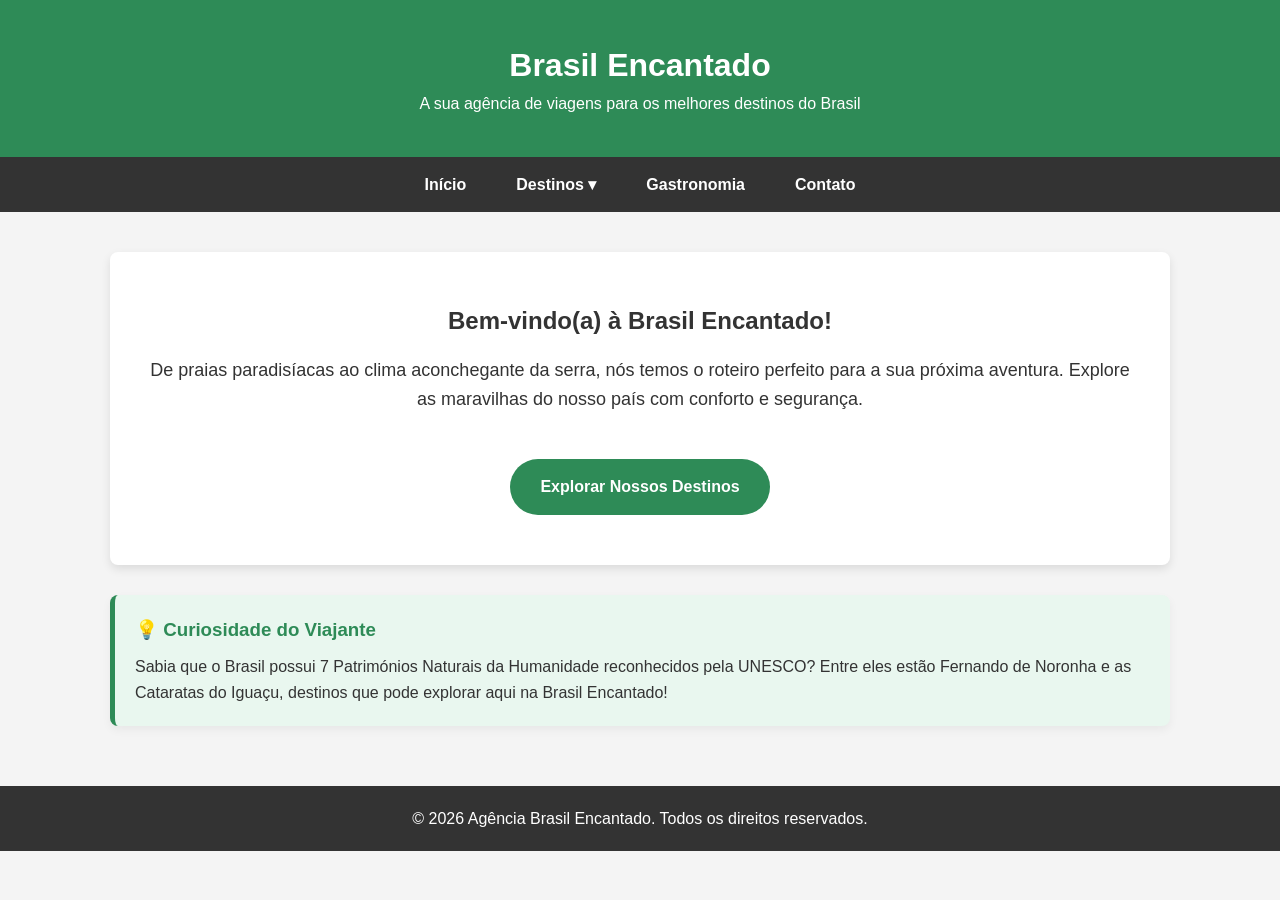
<file: index.html>
<!DOCTYPE html>
<html lang="pt-PT">
<head>
    <meta charset="UTF-8">
    <meta name="viewport" content="width=device-width, initial-scale=1.0">
    <title>Brasil Encantado - Início</title>

    <link rel="stylesheet" href="css/style.css">
</head>
<body>

    <header>
        <h1>Brasil Encantado</h1>
        <p>A sua agência de viagens para os melhores destinos do Brasil</p>
    </header>

    <nav>
        <ul>
            <li><a href="index.html">Início</a></li>
            <li class="dropdown">
                <a href="destinos.html" class="dropbtn">Destinos &#9662;</a>
                <ul class="dropdown-content">
                    <li><a href="noronha.html">Fernando de Noronha</a></li>
                    <li><a href="lencois.html">Lençóis Maranhenses</a></li>
                    <li><a href="rio.html">Rio de Janeiro</a></li>
                    <li><a href="gramado.html">Gramado</a></li>
                    <li><a href="cataratas.html">Cataratas do Iguaçu</a></li>
                </ul>
            </li>
            <li><a href="gastronomia.html">Gastronomia</a></li>
            <li><a href="contato.html">Contato</a></li>
        </ul>
    </nav>

    <main>
        <section>
            <h2>Bem-vindo(a) à Brasil Encantado!</h2>
            <p style="margin-top: 15px; font-size: 18px;">De praias paradisíacas ao clima aconchegante da serra, nós temos o roteiro perfeito para a sua próxima aventura. Explore as maravilhas do nosso país com conforto e segurança.</p>
            <br>
            <a href="destinos.html" class="btn-principal">Explorar Nossos Destinos</a>
        </section>

        <aside class="curiosidade-viajante">
            <h3>💡 Curiosidade do Viajante</h3>
            <p>Sabia que o Brasil possui 7 Patrimónios Naturais da Humanidade reconhecidos pela UNESCO? Entre eles estão Fernando de Noronha e as Cataratas do Iguaçu, destinos que pode explorar aqui na Brasil Encantado!</p>
        </aside>
    </main>

    <footer>
        <p>&copy; 2026 Agência Brasil Encantado. Todos os direitos reservados.</p>
    </footer>

</body>
</html>
</file>
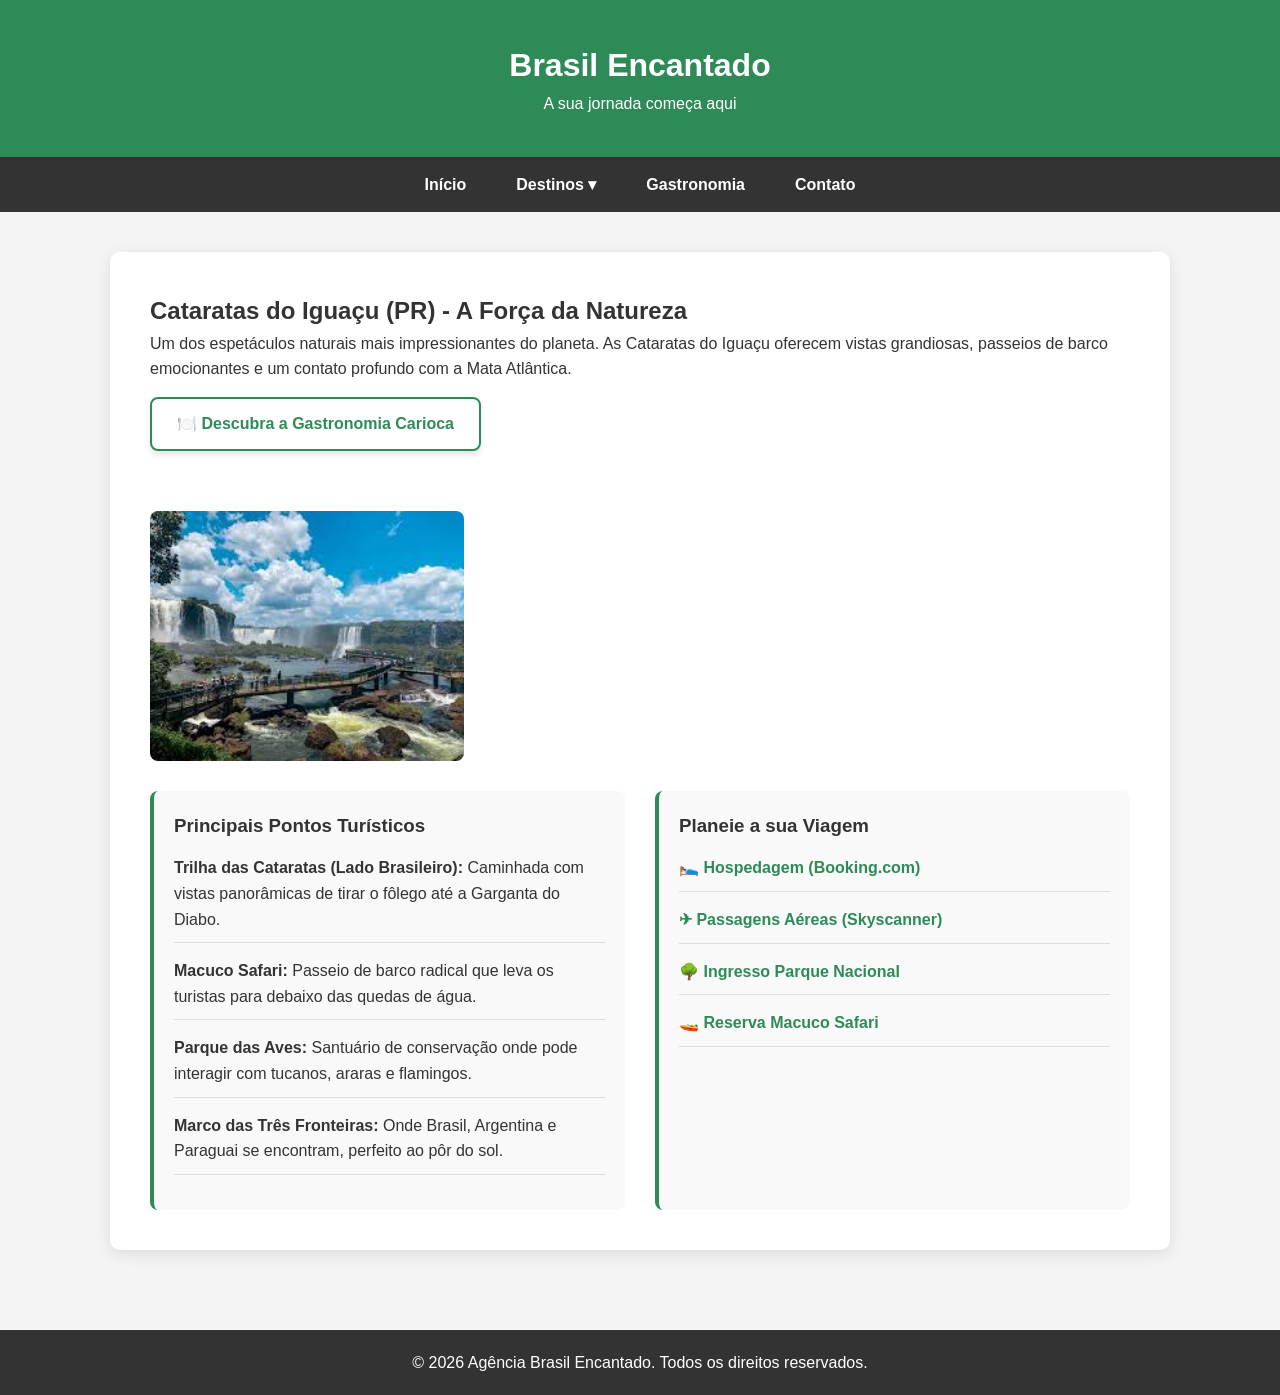
<file: cataratas.html>
<!DOCTYPE html>
<html lang="pt-PT">
<head>
    <meta charset="UTF-8">
    <meta name="viewport" content="width=device-width, initial-scale=1.0">
    <title>Cataratas do Iguaçu - Brasil Encantado</title>
    <link rel="stylesheet" href="css/style.css">
</head>
<body>

    <header>
        <h1>Brasil Encantado</h1>
        <p>A sua jornada começa aqui</p>
    </header>

    <nav>
        <ul>
            <li><a href="index.html">Início</a></li>
            <li class="dropdown">
                <a href="destinos.html" class="dropbtn">Destinos &#9662;</a>
                <ul class="dropdown-content">
                    <li><a href="noronha.html">Fernando de Noronha</a></li>
                    <li><a href="lencois.html">Lençóis Maranhenses</a></li>
                    <li><a href="rio.html">Rio de Janeiro</a></li>
                    <li><a href="gramado.html">Gramado</a></li>
                    <li><a href="cataratas.html">Cataratas do Iguaçu</a></li>
                </ul>
            </li>
            <li><a href="gastronomia.html">Gastronomia</a></li>
            <li><a href="contato.html">Contato</a></li>
        </ul>
    </nav>

    <main>
        <section class="destino-detalhe">
            <h2>Cataratas do Iguaçu (PR) - A Força da Natureza</h2>
            <p>Um dos espetáculos naturais mais impressionantes do planeta. As Cataratas do Iguaçu oferecem vistas grandiosas, passeios de barco emocionantes e um contato profundo com a Mata Atlântica.</p>
            <a href="gastronomia.html#gastro-rio" class="btn-gastronomia">
            🍽️ Descubra a Gastronomia Carioca
            </a>
            <div class="galeria">
                <img src="img/Cataratas_do_Iguacu.png" alt="Cataratas">
            </div>

            <div class="conteudo-dividido">
                <div class="roteiro">
                    <h3>Principais Pontos Turísticos</h3>
                    <ul>
                        <li><strong>Trilha das Cataratas (Lado Brasileiro):</strong> Caminhada com vistas panorâmicas de tirar o fôlego até a Garganta do Diabo.</li>
                        <li><strong>Macuco Safari:</strong> Passeio de barco radical que leva os turistas para debaixo das quedas de água.</li>
                        <li><strong>Parque das Aves:</strong> Santuário de conservação onde pode interagir com tucanos, araras e flamingos.</li>
                        <li><strong>Marco das Três Fronteiras:</strong> Onde Brasil, Argentina e Paraguai se encontram, perfeito ao pôr do sol.</li>
                    </ul>
                </div>

                <div class="links-uteis">
                    <h3>Planeie a sua Viagem</h3>
                    <ul>
                        <li><a href="https://www.booking.com/" target="_blank">&#128716; Hospedagem (Booking.com)</a></li>
                        <li><a href="https://www.skyscanner.com.br/" target="_blank">&#9992; Passagens Aéreas (Skyscanner)</a></li>
                        <li><a href="https://cataratasdoiguacu.com.br/" target="_blank">&#127795; Ingresso Parque Nacional</a></li>
                        <li><a href="https://www.macucosafari.com.br/" target="_blank">&#128676; Reserva Macuco Safari</a></li>
                    </ul>
                </div>
            </div>
        </section>
    </main>

    <footer>
        <p>&copy; 2026 Agência Brasil Encantado. Todos os direitos reservados.</p>
    </footer>

</body>
</html>
</file>
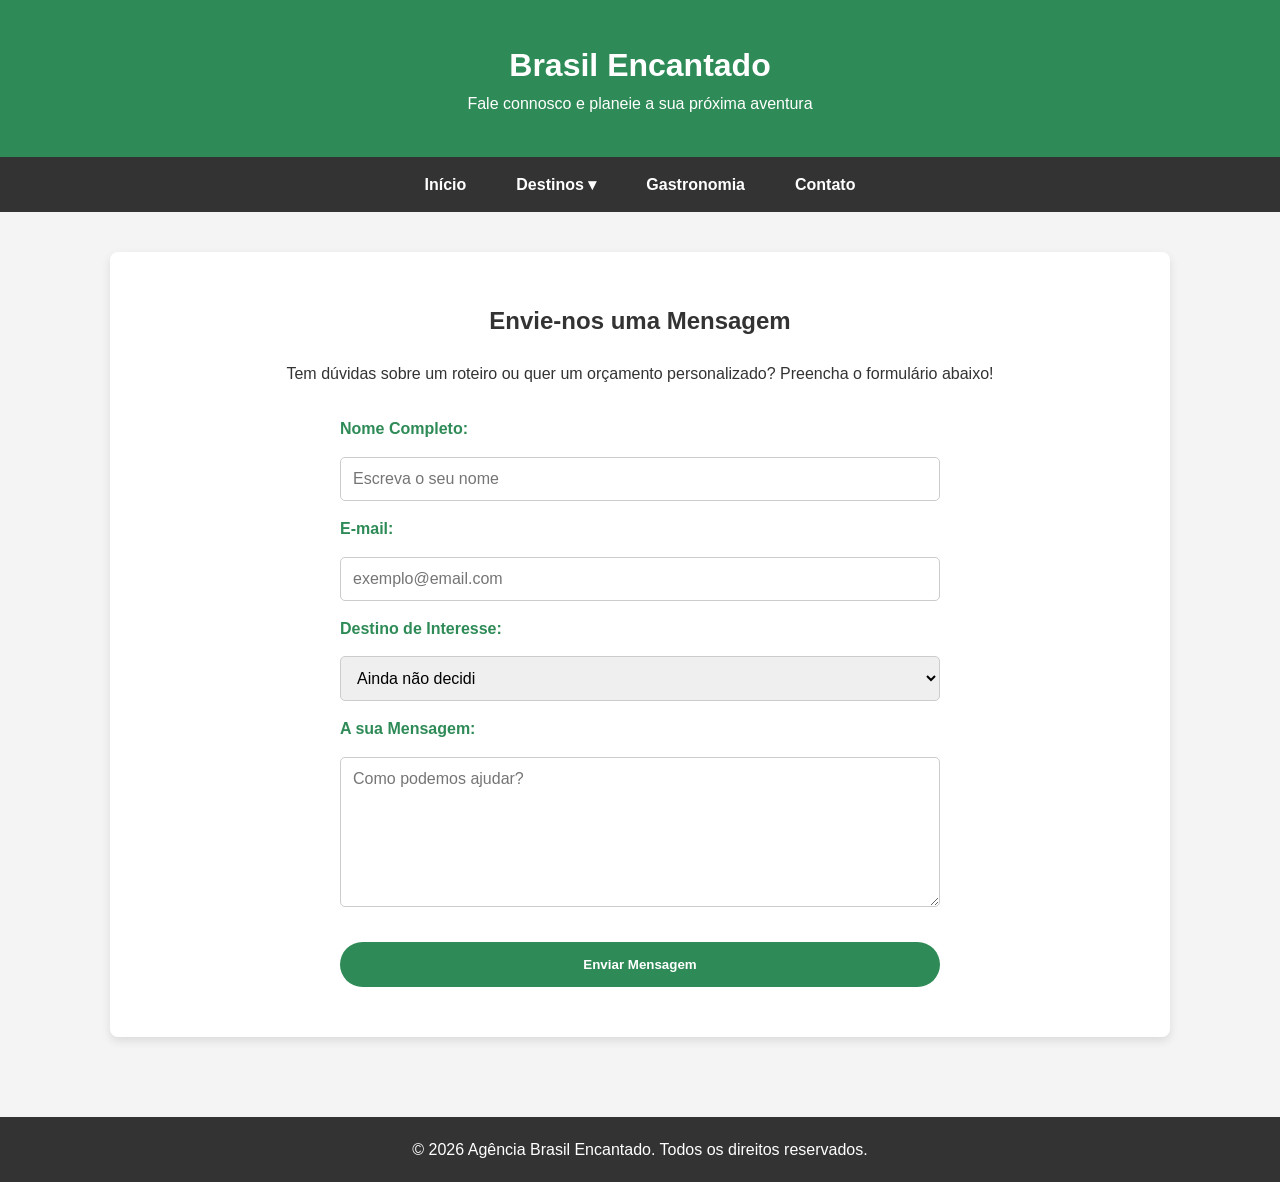
<file: contato.html>
<!DOCTYPE html>
<html lang="pt-PT">
<head>
    <meta charset="UTF-8">
    <meta name="viewport" content="width=device-width, initial-scale=1.0">
    <title>Contacto - Brasil Encantado</title>
    <link rel="stylesheet" href="css/style.css"> 
</head>
<body>

    <header>
        <h1>Brasil Encantado</h1>
        <p>Fale connosco e planeie a sua próxima aventura</p>
    </header>

    <nav>
        <ul>
            <li><a href="index.html">Início</a></li>
            <li class="dropdown">
                <a href="destinos.html" class="dropbtn">Destinos &#9662;</a>
                <ul class="dropdown-content">
                    <li><a href="noronha.html">Fernando de Noronha</a></li>
                    <li><a href="lencois.html">Lençóis Maranhenses</a></li>
                    <li><a href="rio.html">Rio de Janeiro</a></li>
                    <li><a href="gramado.html">Gramado</a></li>
                    <li><a href="cataratas.html">Cataratas do Iguaçu</a></li>
                </ul>
            </li>
            <li><a href="gastronomia.html">Gastronomia</a></li>
            <li><a href="contato.html">Contato</a></li>
        </ul>
    </nav>

    <main>
        <section>
            <h2 style="text-align: center; margin-bottom: 20px;">Envie-nos uma Mensagem</h2>
            <p style="text-align: center; margin-bottom: 30px;">Tem dúvidas sobre um roteiro ou quer um orçamento personalizado? Preencha o formulário abaixo!</p>

            <form class="formulario-contato" action="#" method="post">
                <label for="nome">Nome Completo:</label>
                <input type="text" id="nome" name="nome" placeholder="Escreva o seu nome" required>

                <label for="email">E-mail:</label>
                <input type="email" id="email" name="email" placeholder="exemplo@email.com" required>

                <label for="interesse">Destino de Interesse:</label>
                <select id="interesse" name="interesse">
                    <option value="ainda_nao_sei">Ainda não decidi</option>
                    <option value="noronha">Fernando de Noronha</option>
                    <option value="lencois">Lençóis Maranhenses</option>
                    <option value="rio">Rio de Janeiro</option>
                    <option value="gramado">Gramado</option>
                    <option value="cataratas">Cataratas do Iguaçu</option>
                </select>

                <label for="mensagem">A sua Mensagem:</label>
                <textarea id="mensagem" name="mensagem" placeholder="Como podemos ajudar?" required></textarea>

                <button type="submit" class="btn-principal" style="width: 100%; border: none; cursor: pointer;">Enviar Mensagem</button>
            </form>
        </section>
    </main>

    <footer>
        <p>&copy; 2026 Agência Brasil Encantado. Todos os direitos reservados.</p>
    </footer>

</body>
</html>
</file>
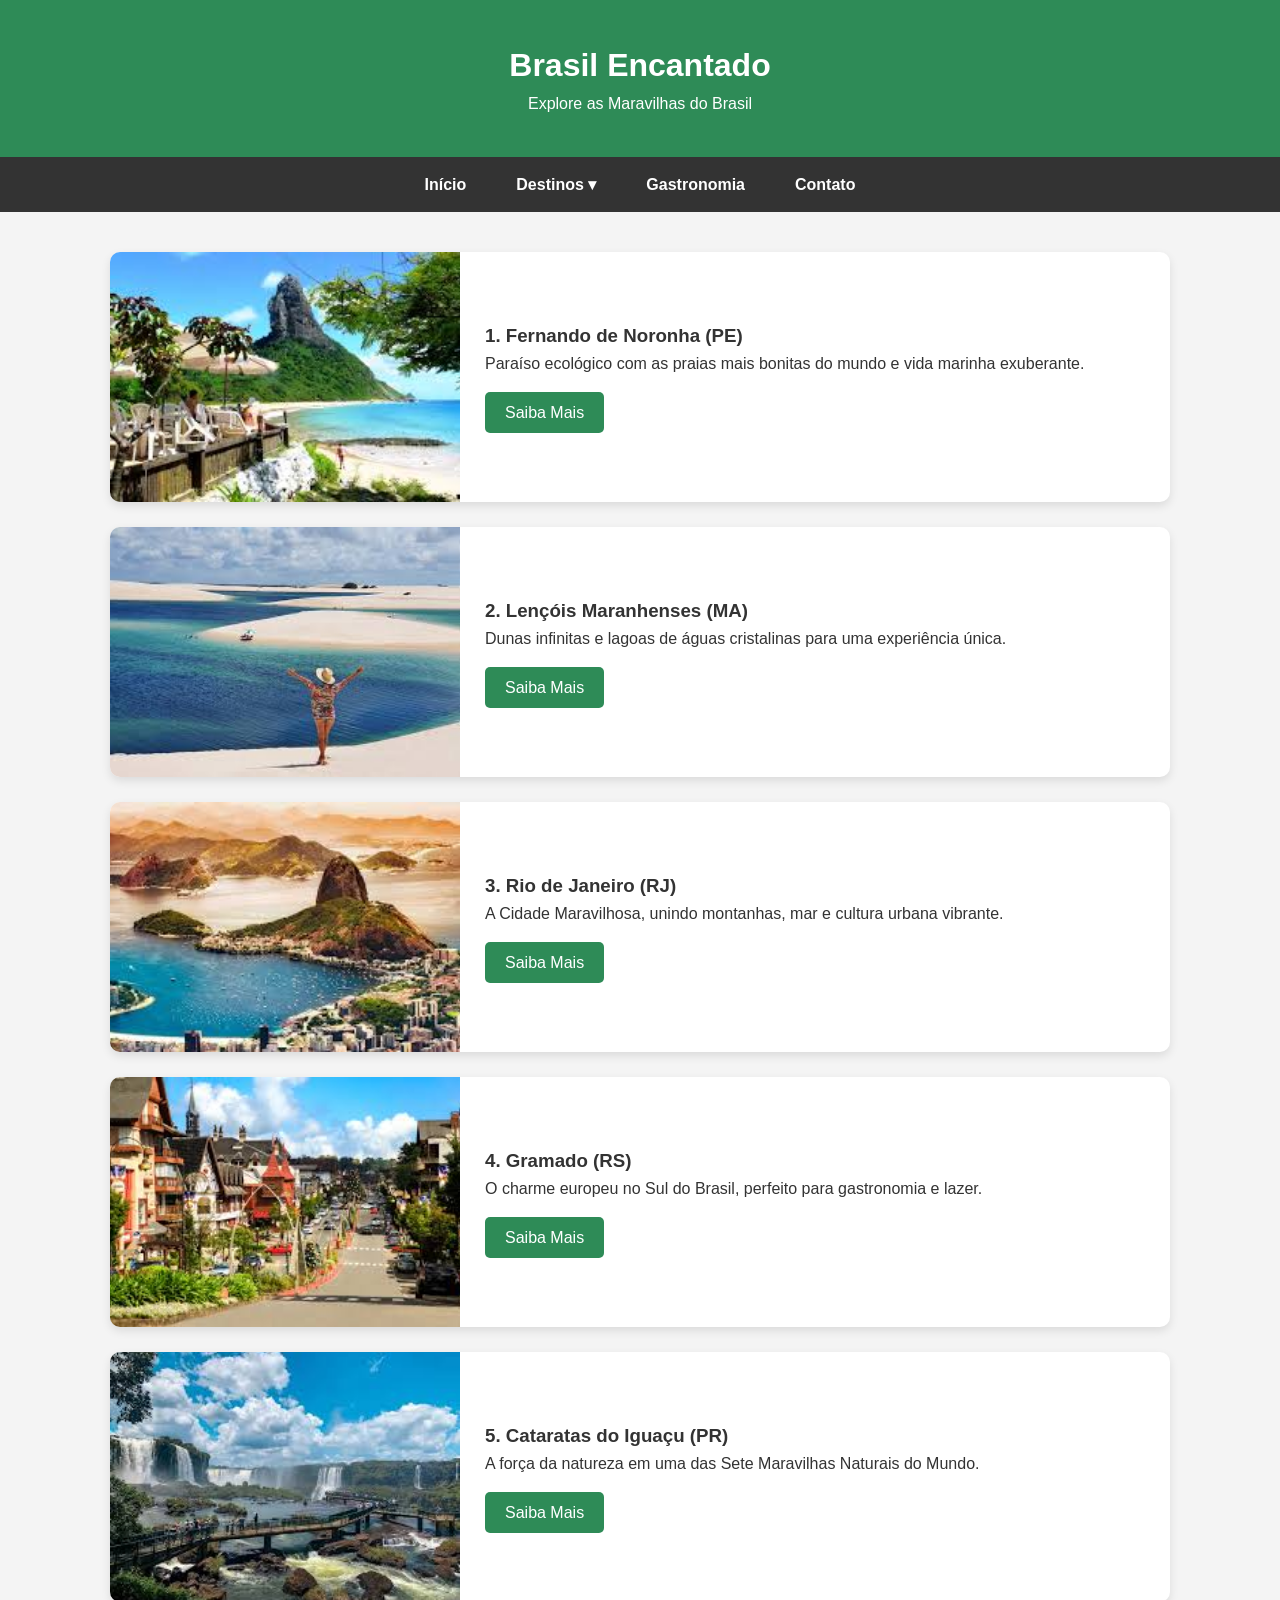
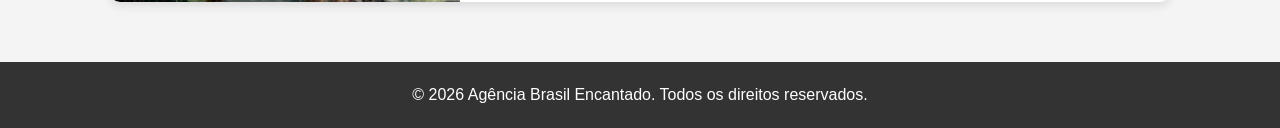
<file: destinos.html>
<!DOCTYPE html>
<html lang="pt-BR">
<head>
    <meta charset="UTF-8">
    <title>Nossos Destinos - Brasil Encantado</title>
    <link rel="stylesheet" href="css/style.css">
</head>
<body>
    <header>
        <h1>Brasil Encantado</h1>
        <p>Explore as Maravilhas do Brasil</p>
    </header>

    <nav>
        <ul>
            <li><a href="index.html">Início</a></li>
            <li class="dropdown">
                <a href="destinos">Destinos &#9662;</a>
                <ul class="dropdown-content">
                    <li><a href="destinos#noronha">Fernando de Noronha</a></li>
                    <li><a href="destinos#lencois">Lençóis Maranhenses</a></li>
                    <li><a href="destinos#rio">Rio de Janeiro</a></li>
                    <li><a href="destinos#gramado">Gramado</a></li>
                    <li><a href="destinos#cataratas">Cataratas do Iguaçu</a></li>
                </ul>
            </li>
            <li><a href="gastronomia.html">Gastronomia</a></li>
            <li><a href="contato.html">Contato</a></li>
        </ul>
    </nav>

    <main class="lista-destinos">
        <article class="card-destino" id="noronha">
            <img src="img/fernando_de_noronha.png" alt="Fernando de Noronha">
            <div class="info-destino">
                <h3>1. Fernando de Noronha (PE)</h3>
                <p>Paraíso ecológico com as praias mais bonitas do mundo e vida marinha exuberante.</p>
                <a href="noronha.html" class="btn-saiba-mais">Saiba Mais</a>
            </div>
        </article>

        <article class="card-destino" id="lencois">
            <img src="img/Lencois_Maranhenses.png" alt="Lençóis Maranhenses">
            <div class="info-destino">
                <h3>2. Lençóis Maranhenses (MA)</h3>
                <p>Dunas infinitas e lagoas de águas cristalinas para uma experiência única.</p>
                <a href="lencois.html" class="btn-saiba-mais">Saiba Mais</a>
            </div>
        </article>

        <article class="card-destino" id="rio">
            <img src="img/rio_de_janeiro.png" alt="Rio de Janeiro">
            <div class="info-destino">
                <h3>3. Rio de Janeiro (RJ)</h3>
                <p>A Cidade Maravilhosa, unindo montanhas, mar e cultura urbana vibrante.</p>
                <a href="rio.html" class="btn-saiba-mais">Saiba Mais</a>
            </div>
        </article>

        <article class="card-destino" id="gramado">
            <img src="img/Gramado.png" alt="Gramado">
            <div class="info-destino">
                <h3>4. Gramado (RS)</h3>
                <p>O charme europeu no Sul do Brasil, perfeito para gastronomia e lazer.</p>
                <a href="gramado.html" class="btn-saiba-mais">Saiba Mais</a>
            </div>
        </article>

        <article class="card-destino" id="cataratas">
            <img src="img/Cataratas_do_Iguacu.png" alt="Cataratas do Iguaçu">
            <div class="info-destino">
                <h3>5. Cataratas do Iguaçu (PR)</h3>
                <p>A força da natureza em uma das Sete Maravilhas Naturais do Mundo.</p>
                <a href="cataratas.html" class="btn-saiba-mais">Saiba Mais</a>
            </div>
        </article>
    </main>

    <footer>
        <p>&copy; 2026 Agência Brasil Encantado. Todos os direitos reservados.</p>
    </footer>
</body>
</html>
</file>
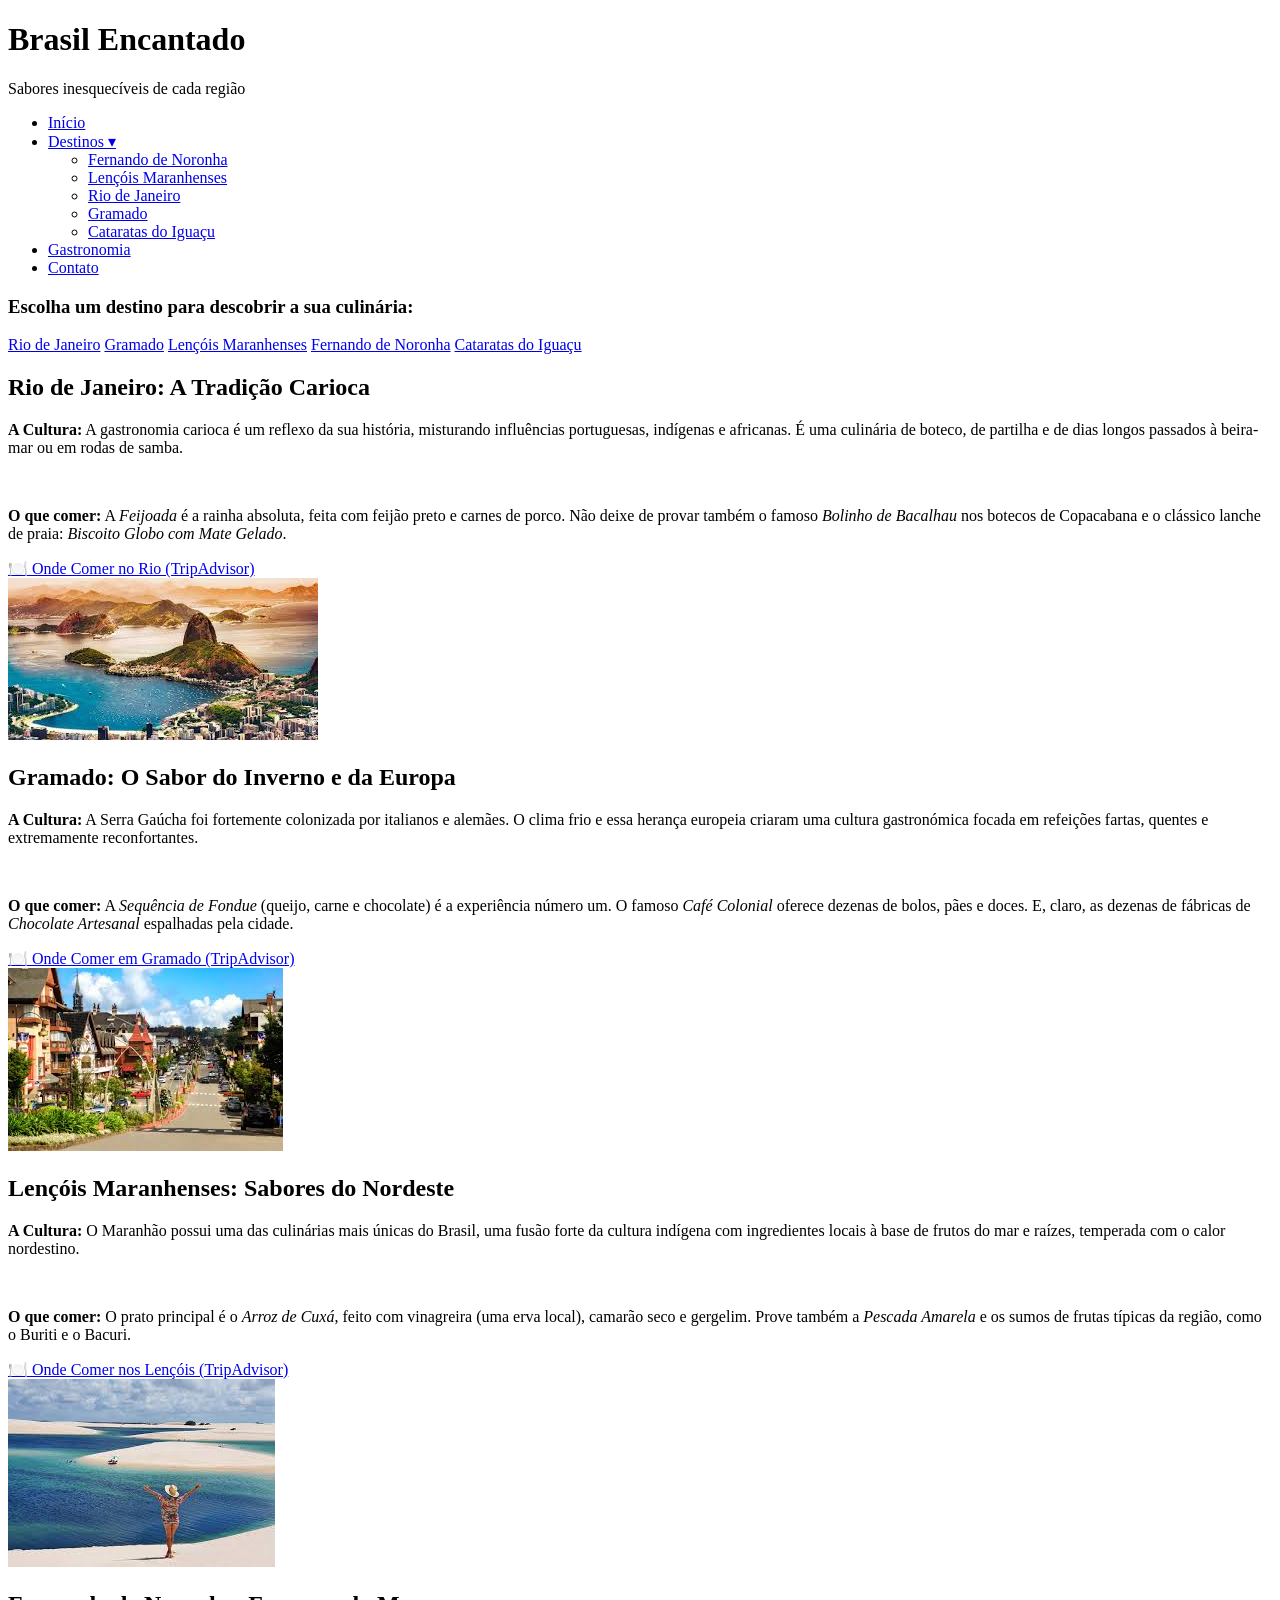
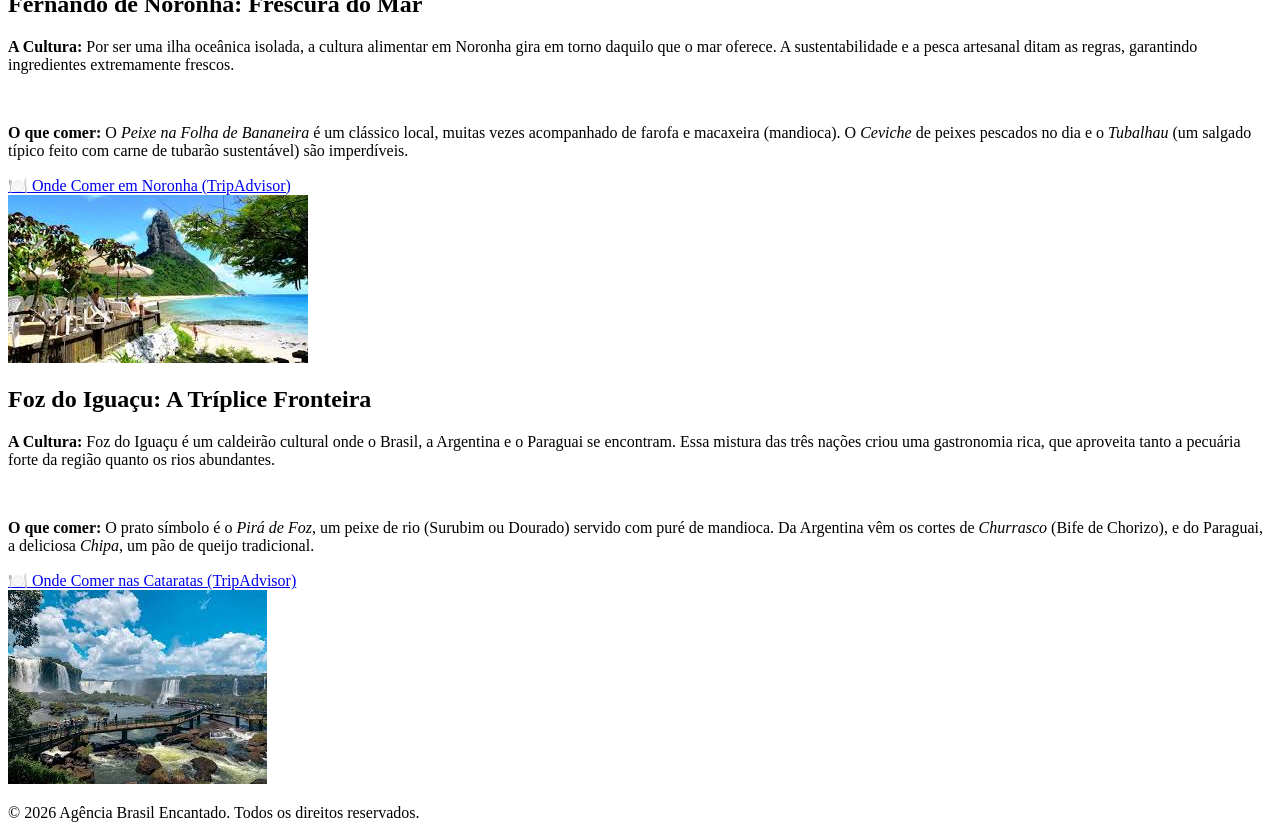
<file: gastronomia.html>
<!DOCTYPE html>
<html lang="pt-PT">
<head>
    <meta charset="UTF-8">
    <meta name="viewport" content="width=device-width, initial-scale=1.0">
    <title>Gastronomia - Brasil Encantado</title>
</head>
<body>

    <header>
        <h1>Brasil Encantado</h1>
        <p>Sabores inesquecíveis de cada região</p>
    </header>

    <nav>
        <ul>
            <li><a href="index.html">Início</a></li>
            <li class="dropdown">
                <a href="destinos.html" class="dropbtn">Destinos &#9662;</a>
                <ul class="dropdown-content">
                    <li><a href="noronha.html">Fernando de Noronha</a></li>
                    <li><a href="lencois.html">Lençóis Maranhenses</a></li>
                    <li><a href="rio.html">Rio de Janeiro</a></li>
                    <li><a href="gramado.html">Gramado</a></li>
                    <li><a href="cataratas.html">Cataratas do Iguaçu</a></li>
                </ul>
            </li>
            <li><a href="gastronomia.html">Gastronomia</a></li>
            <li><a href="contato.html">Contato</a></li>
        </ul>
    </nav>

    <main>
        <section class="seletor-destinos">
            <h3>Escolha um destino para descobrir a sua culinária:</h3>
            <div class="botoes-ancora">
                <a href="#gastro-rio" class="btn-ancora">Rio de Janeiro</a>
                <a href="#gastro-gramado" class="btn-ancora">Gramado</a>
                <a href="#gastro-lencois" class="btn-ancora">Lençóis Maranhenses</a>
                <a href="#gastro-noronha" class="btn-ancora">Fernando de Noronha</a>
                <a href="#gastro-cataratas" class="btn-ancora">Cataratas do Iguaçu</a>
            </div>
        </section>

        <article id="gastro-rio" class="sessao-comida">
            <h2>Rio de Janeiro: A Tradição Carioca</h2>
            <div class="comida-grid">
                <div class="comida-texto">
                    <p><strong>A Cultura:</strong> A gastronomia carioca é um reflexo da sua história, misturando influências portuguesas, indígenas e africanas. É uma culinária de boteco, de partilha e de dias longos passados à beira-mar ou em rodas de samba.</p>
                    <br>
                    <p><strong>O que comer:</strong> A <em>Feijoada</em> é a rainha absoluta, feita com feijão preto e carnes de porco. Não deixe de provar também o famoso <em>Bolinho de Bacalhau</em> nos botecos de Copacabana e o clássico lanche de praia: <em>Biscoito Globo com Mate Gelado</em>.</p>
                    <a href="https://www.tripadvisor.com.br/Restaurants-g303506-Rio_de_Janeiro_State_of_Rio_de_Janeiro.html" target="_blank" class="btn-tripadvisor">🍽️ Onde Comer no Rio (TripAdvisor)</a>
                </div>
                <div class="comida-imagem">
                    <img src="img/rio_de_janeiro.png" alt="Culinária do Rio">
                </div>
            </div>
        </article>

        <article id="gastro-gramado" class="sessao-comida">
            <h2>Gramado: O Sabor do Inverno e da Europa</h2>
            <div class="comida-grid">
                <div class="comida-texto">
                    <p><strong>A Cultura:</strong> A Serra Gaúcha foi fortemente colonizada por italianos e alemães. O clima frio e essa herança europeia criaram uma cultura gastronómica focada em refeições fartas, quentes e extremamente reconfortantes.</p>
                    <br>
                    <p><strong>O que comer:</strong> A <em>Sequência de Fondue</em> (queijo, carne e chocolate) é a experiência número um. O famoso <em>Café Colonial</em> oferece dezenas de bolos, pães e doces. E, claro, as dezenas de fábricas de <em>Chocolate Artesanal</em> espalhadas pela cidade.</p>
                    <a href="https://www.tripadvisor.com.br/Restaurants-g303536-Gramado_State_of_Rio_Grande_do_Sul.html" target="_blank" class="btn-tripadvisor">🍽️ Onde Comer em Gramado (TripAdvisor)</a>
                </div>
                <div class="comida-imagem">
                    <img src="img/Gramado.png" alt="Culinária de Gramado">
                </div>
            </div>
        </article>

        <article id="gastro-lencois" class="sessao-comida">
            <h2>Lençóis Maranhenses: Sabores do Nordeste</h2>
            <div class="comida-grid">
                <div class="comida-texto">
                    <p><strong>A Cultura:</strong> O Maranhão possui uma das culinárias mais únicas do Brasil, uma fusão forte da cultura indígena com ingredientes locais à base de frutos do mar e raízes, temperada com o calor nordestino.</p>
                    <br>
                    <p><strong>O que comer:</strong> O prato principal é o <em>Arroz de Cuxá</em>, feito com vinagreira (uma erva local), camarão seco e gergelim. Prove também a <em>Pescada Amarela</em> e os sumos de frutas típicas da região, como o Buriti e o Bacuri.</p>
                    <a href="https://www.tripadvisor.com.br/Restaurants-g303270-Barreirinhas_State_of_Maranhao.html" target="_blank" class="btn-tripadvisor">🍽️ Onde Comer nos Lençóis (TripAdvisor)</a>
                </div>
                <div class="comida-imagem">
                    <img src="img/Lencois_Maranhenses.png" alt="Culinária dos Lençóis">
                </div>
            </div>
        </article>

        <article id="gastro-noronha" class="sessao-comida">
            <h2>Fernando de Noronha: Frescura do Mar</h2>
            <div class="comida-grid">
                <div class="comida-texto">
                    <p><strong>A Cultura:</strong> Por ser uma ilha oceânica isolada, a cultura alimentar em Noronha gira em torno daquilo que o mar oferece. A sustentabilidade e a pesca artesanal ditam as regras, garantindo ingredientes extremamente frescos.</p>
                    <br>
                    <p><strong>O que comer:</strong> O <em>Peixe na Folha de Bananeira</em> é um clássico local, muitas vezes acompanhado de farofa e macaxeira (mandioca). O <em>Ceviche</em> de peixes pescados no dia e o <em>Tubalhau</em> (um salgado típico feito com carne de tubarão sustentável) são imperdíveis.</p>
                    <a href="https://www.tripadvisor.com.br/Restaurants-g304518-Fernando_de_Noronha_State_of_Pernambuco.html" target="_blank" class="btn-tripadvisor">🍽️ Onde Comer em Noronha (TripAdvisor)</a>
                </div>
                <div class="comida-imagem">
                    <img src="img/fernando_de_noronha.png" alt="Culinária de Noronha">
                </div>
            </div>
        </article>

        <article id="gastro-cataratas" class="sessao-comida">
            <h2>Foz do Iguaçu: A Tríplice Fronteira</h2>
            <div class="comida-grid">
                <div class="comida-texto">
                    <p><strong>A Cultura:</strong> Foz do Iguaçu é um caldeirão cultural onde o Brasil, a Argentina e o Paraguai se encontram. Essa mistura das três nações criou uma gastronomia rica, que aproveita tanto a pecuária forte da região quanto os rios abundantes.</p>
                    <br>
                    <p><strong>O que comer:</strong> O prato símbolo é o <em>Pirá de Foz</em>, um peixe de rio (Surubim ou Dourado) servido com puré de mandioca. Da Argentina vêm os cortes de <em>Churrasco</em> (Bife de Chorizo), e do Paraguai, a deliciosa <em>Chipa</em>, um pão de queijo tradicional.</p>
                    <a href="https://www.tripadvisor.com.br/Restaurants-g303444-Foz_do_Iguacu_State_of_Parana.html" target="_blank" class="btn-tripadvisor">🍽️ Onde Comer nas Cataratas (TripAdvisor)</a>
                </div>
                <div class="comida-imagem">
                    <img src="img/Cataratas_do_Iguacu.png" alt="Culinária das Cataratas">
                </div>
            </div>
        </article>
    </main>

    <footer>
        <p>&copy; 2026 Agência Brasil Encantado. Todos os direitos reservados.</p>
    </footer>

</body>
</html>
</file>
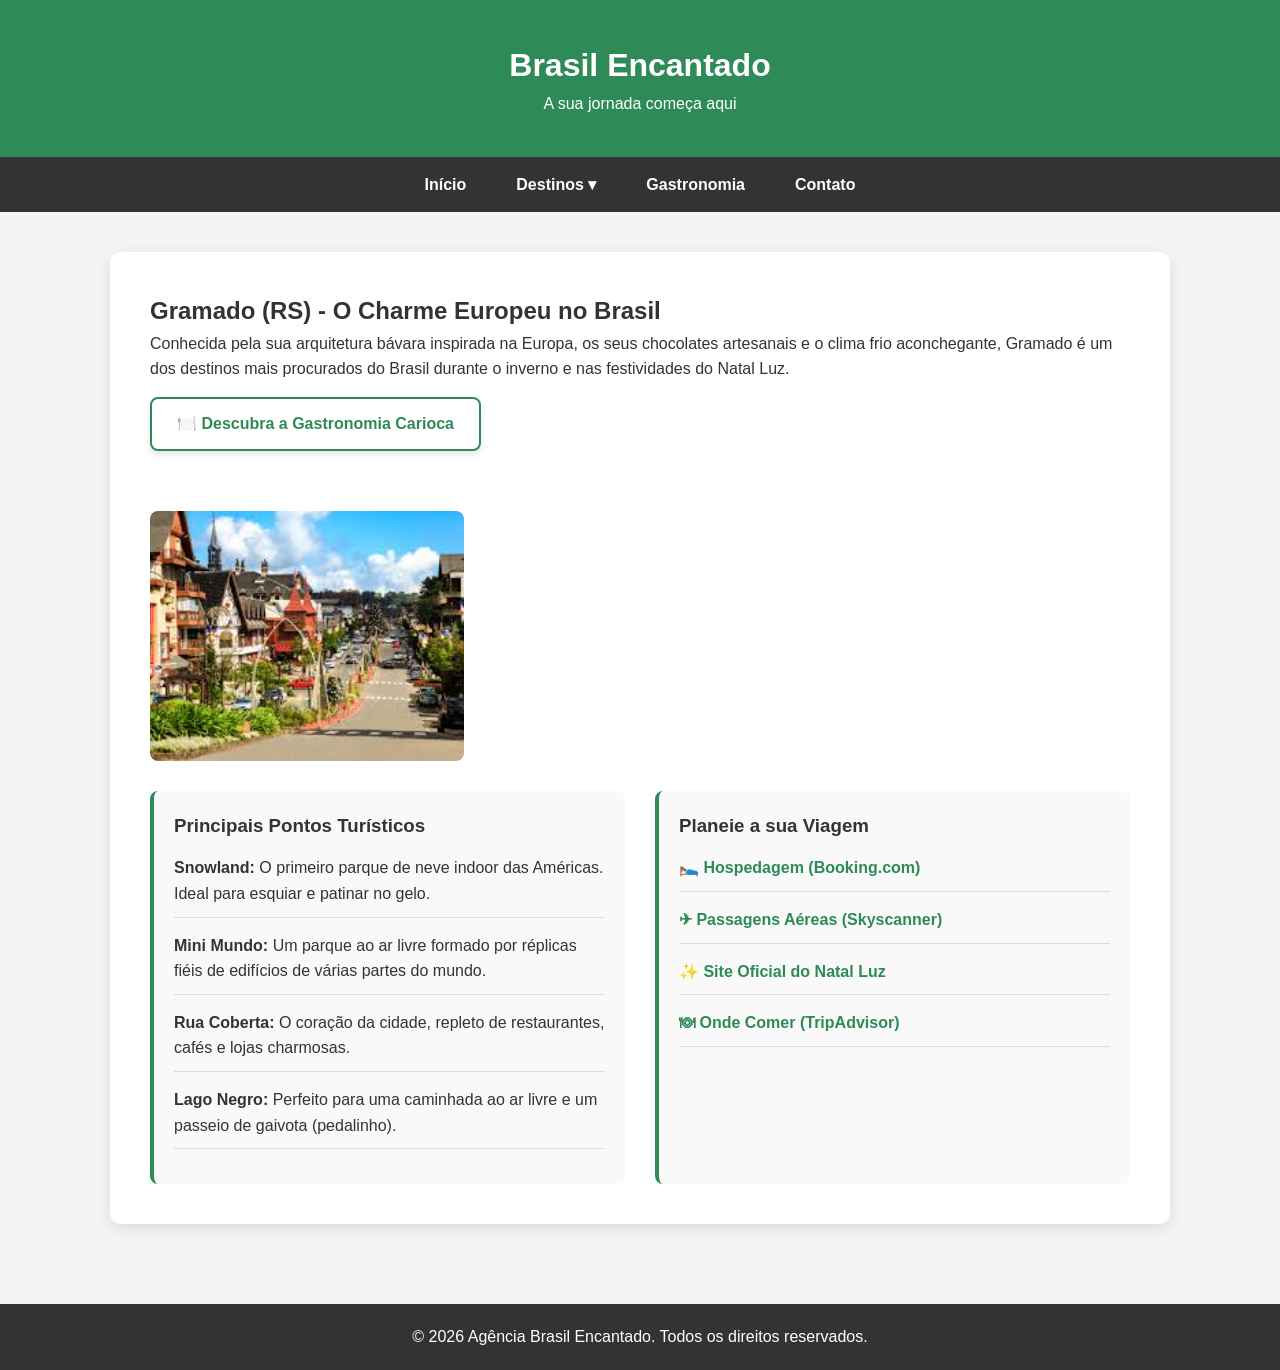
<file: gramado.html>
<!DOCTYPE html>
<html lang="pt-PT">
<head>
    <meta charset="UTF-8">
    <meta name="viewport" content="width=device-width, initial-scale=1.0">
    <title>Gramado - Brasil Encantado</title>
    <link rel="stylesheet" href="css/style.css">
</head>
<body>

    <header>
        <h1>Brasil Encantado</h1>
        <p>A sua jornada começa aqui</p>
    </header>

    <nav>
        <ul>
            <li><a href="index.html">Início</a></li>
            <li class="dropdown">
                <a href="destinos.html" class="dropbtn">Destinos &#9662;</a>
                <ul class="dropdown-content">
                    <li><a href="noronha.html">Fernando de Noronha</a></li>
                    <li><a href="lencois.html">Lençóis Maranhenses</a></li>
                    <li><a href="rio.html">Rio de Janeiro</a></li>
                    <li><a href="gramado.html">Gramado</a></li>
                    <li><a href="cataratas.html">Cataratas do Iguaçu</a></li>
                </ul>
            </li>
            <li><a href="gastronomia.html">Gastronomia</a></li>
            <li><a href="contato.html">Contato</a></li>
        </ul>
    </nav>

    <main>
        <section class="destino-detalhe">
            <h2>Gramado (RS) - O Charme Europeu no Brasil</h2>
            <p>Conhecida pela sua arquitetura bávara inspirada na Europa, os seus chocolates artesanais e o clima frio aconchegante, Gramado é um dos destinos mais procurados do Brasil durante o inverno e nas festividades do Natal Luz.</p>
            <a href="gastronomia.html#gastro-rio" class="btn-gastronomia">
                🍽️ Descubra a Gastronomia Carioca
            </a>
            <div class="galeria">
                <img src="img/Gramado.png" alt="Rua principal de Gramado">
            </div>

            <div class="conteudo-dividido">
                <div class="roteiro">
                    <h3>Principais Pontos Turísticos</h3>
                    <ul>
                        <li><strong>Snowland:</strong> O primeiro parque de neve indoor das Américas. Ideal para esquiar e patinar no gelo.</li>
                        <li><strong>Mini Mundo:</strong> Um parque ao ar livre formado por réplicas fiéis de edifícios de várias partes do mundo.</li>
                        <li><strong>Rua Coberta:</strong> O coração da cidade, repleto de restaurantes, cafés e lojas charmosas.</li>
                        <li><strong>Lago Negro:</strong> Perfeito para uma caminhada ao ar livre e um passeio de gaivota (pedalinho).</li>
                    </ul>
                </div>

                <div class="links-uteis">
                    <h3>Planeie a sua Viagem</h3>
                    <ul>
                        <li><a href="https://www.booking.com/" target="_blank">&#128716; Hospedagem (Booking.com)</a></li>
                        <li><a href="https://www.skyscanner.com.br/" target="_blank">&#9992; Passagens Aéreas (Skyscanner)</a></li>
                        <li><a href="https://natalluzdegramado.com.br/" target="_blank">&#10024; Site Oficial do Natal Luz</a></li>
                        <li><a href="https://www.tripadvisor.com.br/" target="_blank">&#127869; Onde Comer (TripAdvisor)</a></li>
                    </ul>
                </div>
            </div>
        </section>
    </main>

    <footer>
        <p>&copy; 2026 Agência Brasil Encantado. Todos os direitos reservados.</p>
    </footer>

</body>
</html>
</file>
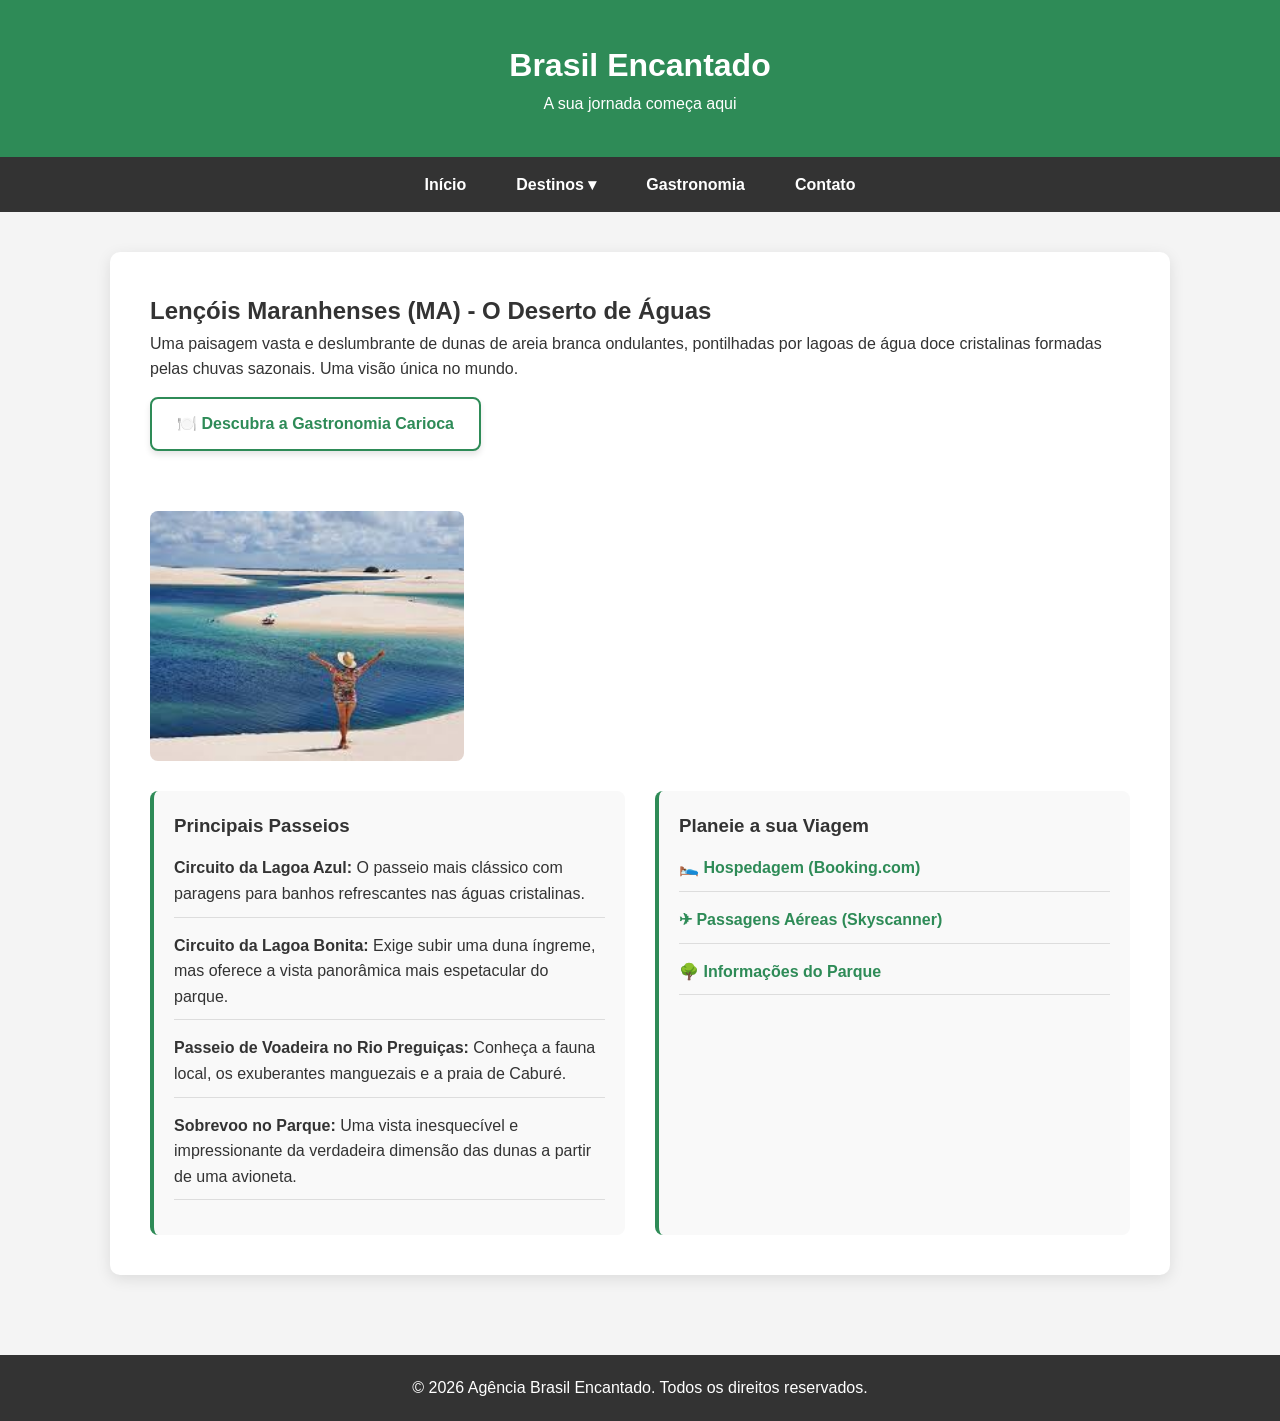
<file: lencois.html>
<!DOCTYPE html>
<html lang="pt-PT">
<head>
    <meta charset="UTF-8">
    <meta name="viewport" content="width=device-width, initial-scale=1.0">
    <title>Lençóis Maranhenses - Brasil Encantado</title>
    <link rel="stylesheet" href="css/style.css">
</head>
<body>

    <header>
        <h1>Brasil Encantado</h1>
        <p>A sua jornada começa aqui</p>
    </header>

    <nav>
        <ul>
            <li><a href="index.html">Início</a></li>
            <li class="dropdown">
                <a href="destinos.html" class="dropbtn">Destinos &#9662;</a>
                <ul class="dropdown-content">
                    <li><a href="noronha.html">Fernando de Noronha</a></li>
                    <li><a href="lencois.html">Lençóis Maranhenses</a></li>
                    <li><a href="rio.html">Rio de Janeiro</a></li>
                    <li><a href="gramado.html">Gramado</a></li>
                    <li><a href="cataratas.html">Cataratas do Iguaçu</a></li>
                </ul>
            </li>
            <li><a href="gastronomia.html">Gastronomia</a></li>
            <li><a href="contato.html">Contato</a></li>
        </ul>
    </nav>

    <main>
        <section class="destino-detalhe">
            <h2>Lençóis Maranhenses (MA) - O Deserto de Águas</h2>
            <p>Uma paisagem vasta e deslumbrante de dunas de areia branca ondulantes, pontilhadas por lagoas de água doce cristalinas formadas pelas chuvas sazonais. Uma visão única no mundo.</p>
            <a href="gastronomia.html#gastro-rio" class="btn-gastronomia">
            🍽️ Descubra a Gastronomia Carioca
            </a>
            <div class="galeria">
                <img src="img/Lencois_Maranhenses.png" alt="Lençóis Maranhenses">
            </div>

            <div class="conteudo-dividido">
                <div class="roteiro">
                    <h3>Principais Passeios</h3>
                    <ul>
                        <li><strong>Circuito da Lagoa Azul:</strong> O passeio mais clássico com paragens para banhos refrescantes nas águas cristalinas.</li>
                        <li><strong>Circuito da Lagoa Bonita:</strong> Exige subir uma duna íngreme, mas oferece a vista panorâmica mais espetacular do parque.</li>
                        <li><strong>Passeio de Voadeira no Rio Preguiças:</strong> Conheça a fauna local, os exuberantes manguezais e a praia de Caburé.</li>
                        <li><strong>Sobrevoo no Parque:</strong> Uma vista inesquecível e impressionante da verdadeira dimensão das dunas a partir de uma avioneta.</li>
                    </ul>
                </div>

                <div class="links-uteis">
                    <h3>Planeie a sua Viagem</h3>
                    <ul>
                        <li><a href="https://www.booking.com/" target="_blank">&#128716; Hospedagem (Booking.com)</a></li>
                        <li><a href="https://www.skyscanner.com.br/" target="_blank">&#9992; Passagens Aéreas (Skyscanner)</a></li>
                        <li><a href="https://icmbio.gov.br/" target="_blank">&#127795; Informações do Parque</a></li>
                    </ul>
                </div>
            </div>
        </section>
    </main>

    <footer>
        <p>&copy; 2026 Agência Brasil Encantado. Todos os direitos reservados.</p>
    </footer>

</body>
</html>
</file>
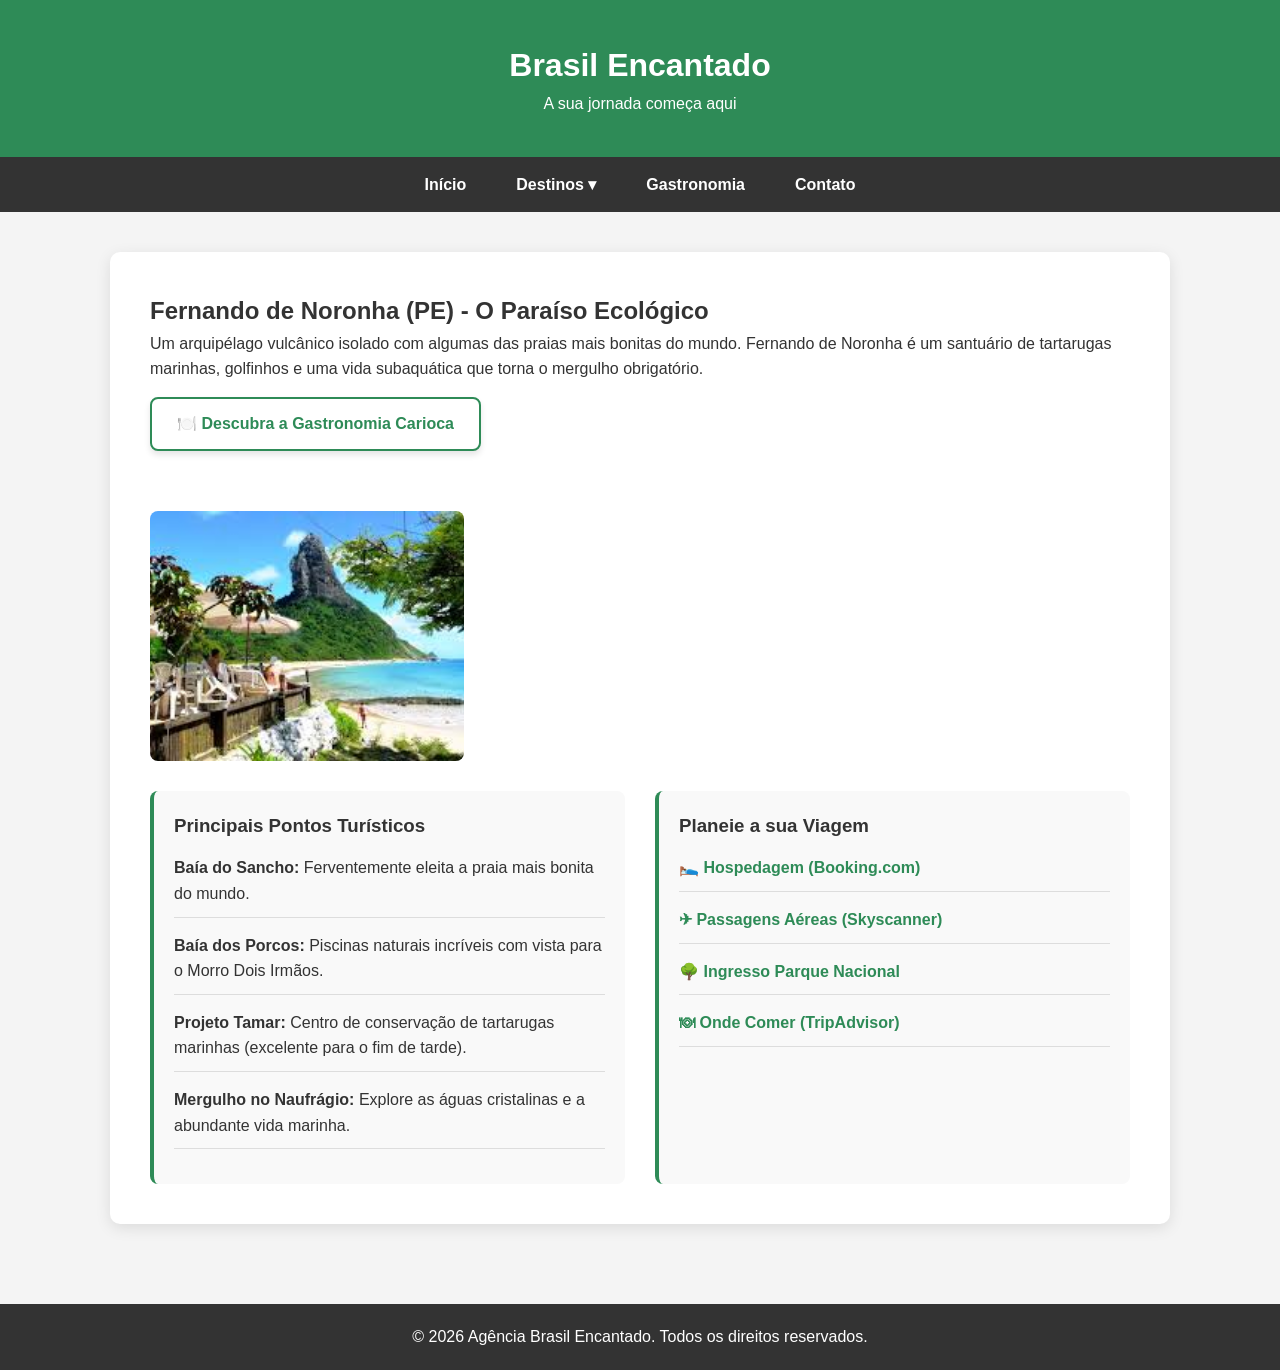
<file: noronha.html>
<!DOCTYPE html>
<html lang="pt-PT">
<head>
    <meta charset="UTF-8">
    <meta name="viewport" content="width=device-width, initial-scale=1.0">
    <title>Fernando de Noronha - Brasil Encantado</title>
    <link rel="stylesheet" href="css/style.css">
</head>
<body>

    <header>
        <h1>Brasil Encantado</h1>
        <p>A sua jornada começa aqui</p>
    </header>

    <nav>
        <ul>
            <li><a href="index.html">Início</a></li>
            <li class="dropdown">
                <a href="destinos.html" class="dropbtn">Destinos &#9662;</a>
                <ul class="dropdown-content">
                    <li><a href="noronha.html">Fernando de Noronha</a></li>
                    <li><a href="lencois.html">Lençóis Maranhenses</a></li>
                    <li><a href="rio.html">Rio de Janeiro</a></li>
                    <li><a href="gramado.html">Gramado</a></li>
                    <li><a href="cataratas.html">Cataratas do Iguaçu</a></li>
                </ul>
            </li>
            <li><a href="gastronomia.html">Gastronomia</a></li>
            <li><a href="contato.html">Contato</a></li>
        </ul>
    </nav>

    <main>
        <section class="destino-detalhe">
            <h2>Fernando de Noronha (PE) - O Paraíso Ecológico</h2>
            <p>Um arquipélago vulcânico isolado com algumas das praias mais bonitas do mundo. Fernando de Noronha é um santuário de tartarugas marinhas, golfinhos e uma vida subaquática que torna o mergulho obrigatório.</p>
            <a href="gastronomia.html#gastro-rio" class="btn-gastronomia">
            🍽️ Descubra a Gastronomia Carioca
            </a>
            <div class="galeria">
                <img src="img/fernando_de_noronha.png" alt="Praia em Noronha">
            </div>

            <div class="conteudo-dividido">
                <div class="roteiro">
                    <h3>Principais Pontos Turísticos</h3>
                    <ul>
                        <li><strong>Baía do Sancho:</strong> Ferventemente eleita a praia mais bonita do mundo.</li>
                        <li><strong>Baía dos Porcos:</strong> Piscinas naturais incríveis com vista para o Morro Dois Irmãos.</li>
                        <li><strong>Projeto Tamar:</strong> Centro de conservação de tartarugas marinhas (excelente para o fim de tarde).</li>
                        <li><strong>Mergulho no Naufrágio:</strong> Explore as águas cristalinas e a abundante vida marinha.</li>
                    </ul>
                </div>

                <div class="links-uteis">
                    <h3>Planeie a sua Viagem</h3>
                    <ul>
                        <li><a href="https://www.booking.com/" target="_blank">&#128716; Hospedagem (Booking.com)</a></li>
                        <li><a href="https://www.skyscanner.com.br/" target="_blank">&#9992; Passagens Aéreas (Skyscanner)</a></li>
                        <li><a href="https://www.parnanoronha.com.br/" target="_blank">&#127795; Ingresso Parque Nacional</a></li>
                        <li><a href="https://www.tripadvisor.com.br/" target="_blank">&#127869; Onde Comer (TripAdvisor)</a></li>
                    </ul>
                </div>
            </div>
        </section>
    </main>

    <footer>
        <p>&copy; 2026 Agência Brasil Encantado. Todos os direitos reservados.</p>
    </footer>

</body>
</html>
</file>
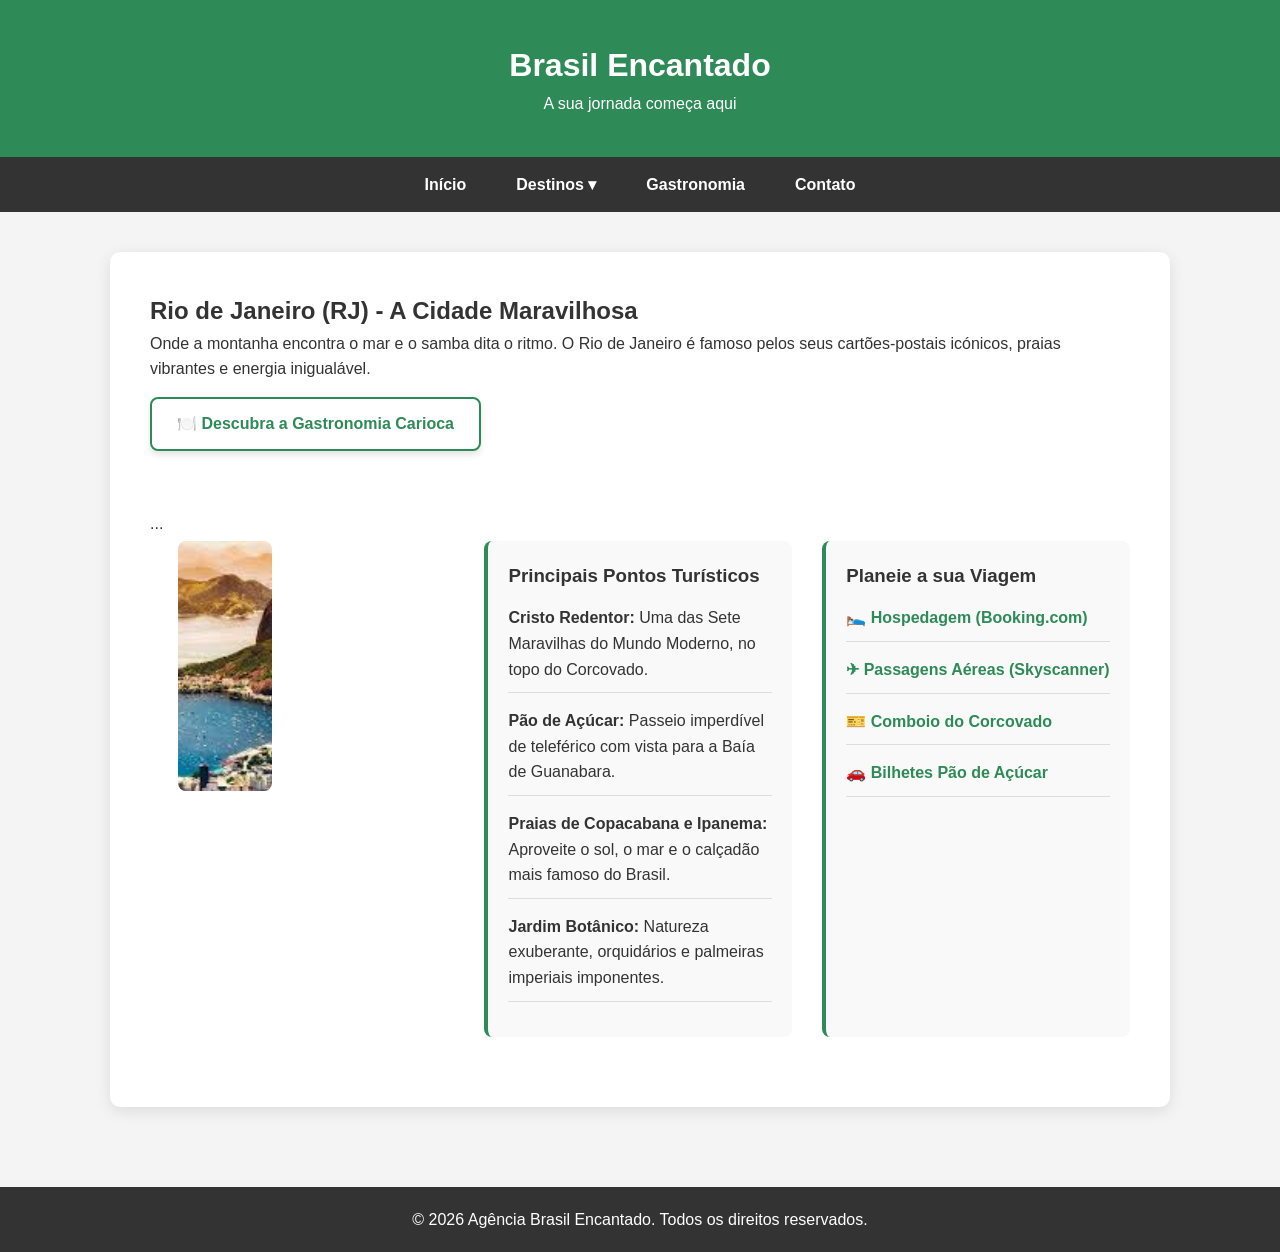
<file: rio.html>
<!DOCTYPE html>
<html lang="pt-PT">
<head>
    <meta charset="UTF-8">
    <meta name="viewport" content="width=device-width, initial-scale=1.0">
    <title>Rio de Janeiro - Brasil Encantado</title>
    <link rel="stylesheet" href="css/style.css">
</head>
<body>

    <header>
        <h1>Brasil Encantado</h1>
        <p>A sua jornada começa aqui</p>
    </header>

    <nav>
        <ul>
            <li><a href="index.html">Início</a></li>
            <li class="dropdown">
                <a href="destinos.html" class="dropbtn">Destinos &#9662;</a>
                <ul class="dropdown-content">
                    <li><a href="noronha.html">Fernando de Noronha</a></li>
                    <li><a href="lencois.html">Lençóis Maranhenses</a></li>
                    <li><a href="rio.html">Rio de Janeiro</a></li>
                    <li><a href="gramado.html">Gramado</a></li>
                    <li><a href="cataratas.html">Cataratas do Iguaçu</a></li>
                </ul>
            </li>
            <li><a href="gastronomia.html">Gastronomia</a></li>
            <li><a href="contato.html">Contato</a></li>
        </ul>
    </nav>

    <main>
        <section class="destino-detalhe">
            <h2>Rio de Janeiro (RJ) - A Cidade Maravilhosa</h2>
            <p>Onde a montanha encontra o mar e o samba dita o ritmo. O Rio de Janeiro é famoso pelos seus cartões-postais icónicos, praias vibrantes e energia inigualável.</p>

            <a href="gastronomia.html#gastro-rio" class="btn-gastronomia">
            🍽️ Descubra a Gastronomia Carioca
            </a>

<div class="galeria">
...
            <div class="galeria">
                <img src="img/rio_de_janeiro.png" alt="Cristo Redentor">
            </div>

            <div class="conteudo-dividido">
                <div class="roteiro">
                    <h3>Principais Pontos Turísticos</h3>
                    <ul>
                        <li><strong>Cristo Redentor:</strong> Uma das Sete Maravilhas do Mundo Moderno, no topo do Corcovado.</li>
                        <li><strong>Pão de Açúcar:</strong> Passeio imperdível de teleférico com vista para a Baía de Guanabara.</li>
                        <li><strong>Praias de Copacabana e Ipanema:</strong> Aproveite o sol, o mar e o calçadão mais famoso do Brasil.</li>
                        <li><strong>Jardim Botânico:</strong> Natureza exuberante, orquidários e palmeiras imperiais imponentes.</li>
                    </ul>
                </div>

                <div class="links-uteis">
                    <h3>Planeie a sua Viagem</h3>
                    <ul>
                        <li><a href="https://www.booking.com/" target="_blank">&#128716; Hospedagem (Booking.com)</a></li>
                        <li><a href="https://www.skyscanner.com.br/" target="_blank">&#9992; Passagens Aéreas (Skyscanner)</a></li>
                        <li><a href="https://ticket.corcovado.com.br/" target="_blank">&#127915; Comboio do Corcovado</a></li>
                        <li><a href="https://bondinho.com.br/" target="_blank">&#128663; Bilhetes Pão de Açúcar</a></li>
                    </ul>
                </div>
            </div>
        </section>
    </main>

    <footer>
        <p>&copy; 2026 Agência Brasil Encantado. Todos os direitos reservados.</p>
    </footer>

</body>
</html>
</file>
<file: css/style.css>
/* =========================================
   1. Configurações Gerais
   ========================================= */
* {
    margin: 0;
    padding: 0;
    box-sizing: border-box;
    font-family: 'Segoe UI', Tahoma, Geneva, Verdana, sans-serif;
}

body {
    background-color: #f4f4f4;
    color: #333;
    line-height: 1.6;
    scroll-behavior: smooth; /* Animação suave para âncoras */
}

/* =========================================
   2. Cabeçalho e Rodapé
   ========================================= */
header {
    background-color: #2E8B57; 
    color: white;
    text-align: center; 
    padding: 40px 20px; 
}

footer {
    text-align: center;
    padding: 20px;
    background: #333;
    color: white;
    margin-top: 40px;
}

/* =========================================
   3. Navegação e Menu Dropdown
   ========================================= */
nav {
    background-color: #333;
    position: sticky;
    top: 0;
    z-index: 1000;
}

nav ul {
    list-style: none;
    display: flex;
    justify-content: center;
    gap: 10px;
}

nav ul li {
    position: relative;
}

nav ul li a {
    color: white;
    text-decoration: none;
    font-weight: bold;
    padding: 15px 20px;
    display: block;
    transition: 0.3s;
}

nav ul li a:hover {
    color: #f39c12;
}

.dropdown-content {
    display: none;
    position: absolute;
    background-color: #333;
    min-width: 220px;
    box-shadow: 0px 8px 16px rgba(0,0,0,0.2);
}

.dropdown-content li a {
    padding: 12px 16px;
    font-size: 14px;
    border-bottom: 1px solid #444;
}

.dropdown:hover .dropdown-content {
    display: block;
}

/* =========================================
   4. Conteúdo Principal e Elementos Base
   ========================================= */
main {
    max-width: 1100px;
    margin: 20px auto;
    padding: 20px;
    text-align: center;
}

section {
    background: white;
    padding: 50px 30px;
    border-radius: 8px;
    margin-bottom: 20px;
    box-shadow: 0 4px 10px rgba(0,0,0,0.1);
}

.btn-principal {
    display: inline-block;
    padding: 15px 30px;
    background-color: #2E8B57;
    color: white;
    text-decoration: none;
    font-weight: bold;
    border-radius: 50px;
    margin-top: 20px;
    transition: 0.3s;
}

.btn-principal:hover {
    background-color: #f39c12;
    transform: scale(1.05);
}

/* Formatação do Elemento Obrigatório ASIDE */
.curiosidade-viajante {
    background-color: #e9f7ef; 
    padding: 20px; 
    border-radius: 8px; 
    margin-top: 30px; 
    border-left: 5px solid #2E8B57;
    text-align: left;
    box-shadow: 0 4px 10px rgba(0,0,0,0.05);
}

.curiosidade-viajante h3 {
    color: #2E8B57;
    margin-bottom: 10px;
}

/* =========================================
   5. Botão Especial: Gastronomia
   ========================================= */
.btn-gastronomia {
    display: inline-flex;
    align-items: center;
    gap: 12px;
    padding: 12px 25px;
    background-color: #fff;
    color: #2E8B57; 
    text-decoration: none;
    font-weight: bold;
    font-size: 16px;
    border: 2px solid #2E8B57; 
    border-radius: 8px; 
    margin-top: 15px;
    margin-bottom: 30px;
    box-shadow: 0 4px 6px rgba(0,0,0,0.1);
    transition: all 0.3s ease;
}

.btn-gastronomia:hover {
    background-color: #2E8B57; 
    color: white; 
    transform: translateY(-3px); 
    box-shadow: 0 6px 12px rgba(0,0,0,0.15);
}

/* =========================================
   6. Cards da Página de Destinos
   ========================================= */
.lista-destinos {
    display: flex;
    flex-direction: column;
    gap: 25px;
}

.card-destino {
    display: flex;
    background: #fff;
    border-radius: 10px;
    overflow: hidden;
    box-shadow: 0 4px 10px rgba(0,0,0,0.1);
    align-items: center;
    text-align: left;
}

.card-destino img {
    width: 350px;
    height: 250px;
    object-fit: cover;
}

.info-destino {
    padding: 25px;
    flex: 1;
}

.btn-saiba-mais {
    display: inline-block;
    margin-top: 15px;
    padding: 8px 20px;
    background-color: #2E8B57;
    color: white;
    text-decoration: none;
    border-radius: 5px;
    transition: 0.3s;
}

.btn-saiba-mais:hover {
    background-color: #f39c12;
}

/* =========================================
   7. Páginas Individuais de Roteiro
   ========================================= */
.destino-detalhe {
    background: white;
    padding: 40px;
    border-radius: 10px;
    box-shadow: 0 4px 15px rgba(0,0,0,0.1);
    text-align: left;
}

.galeria {
    display: flex;
    justify-content: space-between;
    gap: 15px;
    margin: 30px 0;
}

.galeria img {
    width: 32%;
    height: 250px;
    object-fit: cover;
    border-radius: 8px;
    transition: transform 0.3s;
}

.galeria img:hover {
    transform: scale(1.03);
}

.conteudo-dividido {
    display: flex;
    gap: 30px;
    margin-top: 30px;
}

.roteiro, .links-uteis {
    flex: 1;
    background: #f9f9f9;
    padding: 20px;
    border-radius: 8px;
    border-left: 4px solid #2E8B57;
}

.roteiro ul, .links-uteis ul {
    list-style: none;
    margin-top: 15px;
}

.roteiro li, .links-uteis li {
    margin-bottom: 15px;
    padding-bottom: 10px;
    border-bottom: 1px solid #ddd;
}

.links-uteis a {
    color: #2E8B57;
    text-decoration: none;
    font-weight: bold;
}

/* =========================================
   8. Formulário de Contacto
   ========================================= */
.formulario-contato {
    display: flex;
    flex-direction: column;
    gap: 15px;
    max-width: 600px;
    margin: 0 auto;
    text-align: left;
}

.formulario-contato label {
    font-weight: bold;
    color: #2E8B57;
}

.formulario-contato input, 
.formulario-contato select, 
.formulario-contato textarea {
    width: 100%;
    padding: 12px;
    border: 1px solid #ccc;
    border-radius: 5px;
    font-size: 16px;
}

.formulario-contato textarea {
    resize: vertical;
    height: 150px;
}

/* =========================================
   9. BÓNUS OBRIGATÓRIO: Responsividade (Media Queries)
   ========================================= */
@media (max-width: 768px) {
    .card-destino {
        flex-direction: column;
    }
    .card-destino img {
        width: 100%;
    }
    .conteudo-dividido, .galeria {
        flex-direction: column;
    }
    .galeria img {
        width: 100%;
    }
}
</file>
